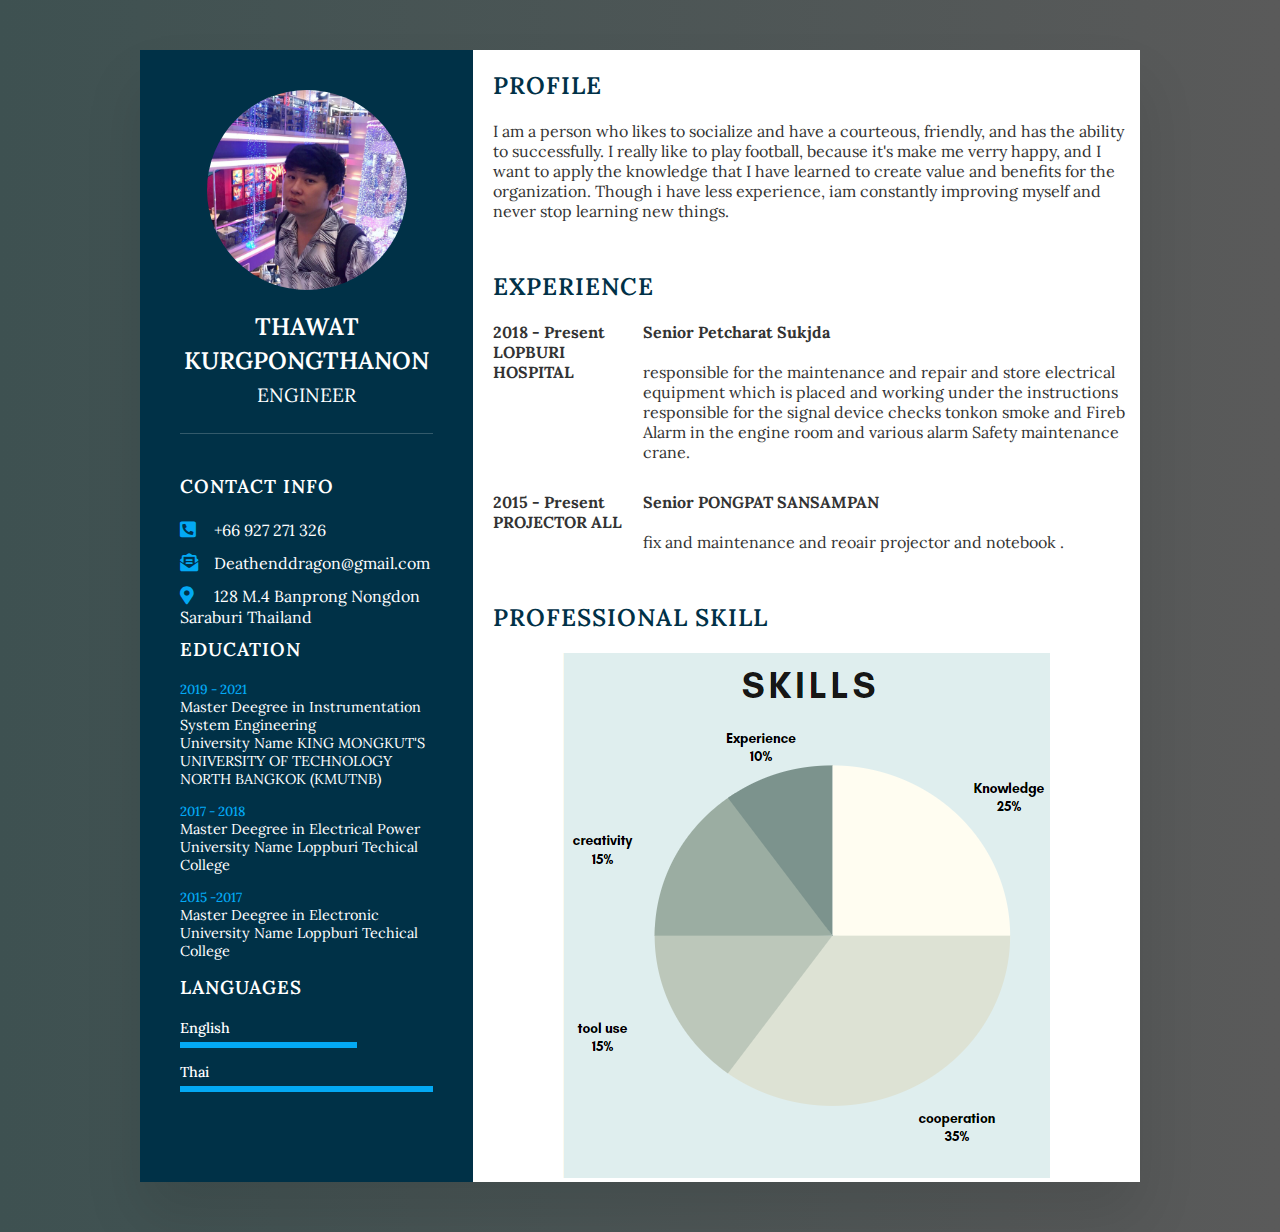
<file: NEW/index.html>
<!DOCTYPE html>
<html lang="en">
<head>
    <meta charset="UTF-8">
    <meta http-equiv="X-UA-Compatible" content="IE=edge">
    <meta name="viewport" content="width=device-width, initial-scale=1.0">
    <title>Resume</title>
<link rel="stylesheet" href="https://cdnjs.cloudflare.com/ajax/libs/font-awesome/5.15.4/css/all.min.css">
<link rel="stylesheet" href="style.css">

</head>
<body>
    
    <div class="container">
        <div class="left_side">
<div class="profiletext">
    <div class="imgBx">
        <img src="96757792_2691722911058965_8114494077543645184_n.jpg" >
    </div>
    <h2>Thawat Kurgpongthanon<br><span> engineer</span> </h2>
</div>
<div class="contactinfo">
    <h3 class="title">
        Contact Info

    </h3>
    <ul>
    
        <li>
            <span class="icon"><i class="fas fa-phone-square-alt"></i></span>
            <span class="text">+66 927 271 326</span>
        </li>        
        <li>
            <span class="icon"><i class="fas fa-envelope-open-text"></i></span>
            <span class="text">Deathenddragon@gmail.com</span>
        </li>        
        <li>
            <span class="icon"><i class="fas fa-map-marker-alt"></i></span>
            <span class="text">128 M.4 Banprong Nongdon Saraburi Thailand </span> 
            </li>
    </ul>
</div>



<div class=" education">
    <h3 class="title">Education</h3>
    <p>
    <p>
        <h5>2019 - 2021 </h5>
        <h4>Master Deegree in Instrumentation System Engineering</h4>
        <h4>University Name KING MONGKUT'S UNIVERSITY OF TECHNOLOGY NORTH BANGKOK (KMUTNB)  </h4>
        </p>

    <p>
                <h5>2017 - 2018 </h5>
                <h4>Master Deegree in Electrical Power</h4>
                <h4>University Name Loppburi Techical College  </h4>
        </p>

    <p>
                        <h5>2015 -2017 </h5>
                        <h4>Master Deegree in Electronic</h4>
                        <h4>University Name Loppburi Techical College </h4>
        </p>
    </p>
</div>

<div class="education languag">
    <h3 class="title">Languages</h3>
    <ul>
    <p> 
        <h6 class="text">English</h6>
        <span class="thai"></span>
        <div style="width: 90%;">
            
        </div>
    </p>   
     <p> 
        <h6 class="text" >Thai</h6>
        <span class="percent"></span>
    </p>
    </ul>
</div>



        </div>

        <div class="right_side">
            <div class="about">
                <br>
                <h2 class="title2" >Profile</h2>

                <p>
                    I am a person who likes to socialize and have a courteous, friendly, and has the ability to successfully. I really like to play football, 
                        because it's make me verry happy, and I want to apply the knowledge that I have learned to create value and benefits for the organization.
                            Though i have less experience, iam constantly improving myself and never stop learning new things.
                </p>
            </div>
            <div class="about">
                <h2 class="title2">Experience</h2>
                <div class="box">
                    <div class="Interm">
                       <b><p>2018 - Present</p></b>
                       <b><p>LOPBURI HOSPITAL</p></b>
                    </div>
                    <div class="text">
                        <b><p>Senior Petcharat Sukjda</p></b>
                        <br>
                        <p>responsible for the maintenance and repair and store electrical equipment which is placed  and working under the instructions responsible for the signal device checks tonkon smoke and Fireb<br> Alarm in the engine room and various alarm Safety maintenance crane.

                        </p>
                    </div>
                    <br>



                </div>
                <div class="box2">
                    <div class="Interm">
                        <b><p>2015 - Present</p></b>
                        <b><p>PROJECTOR ALL</p></b>
                     </div>
                     <div class="text">
                         <b><p>Senior PONGPAT SANSAMPAN</p></b>
                         <br>
                         <p>fix and maintenance and reoair projector and notebook .
 
                         </p>
                     </div>

                </div>
            </div>

            <div class="about_skill">
                <h2 class="title2">Professional Skill</h2>
                <center><img src="Capture1.PNG" ></center>
            </div>

        </div>
    </div>
</body>
</html>
</file>
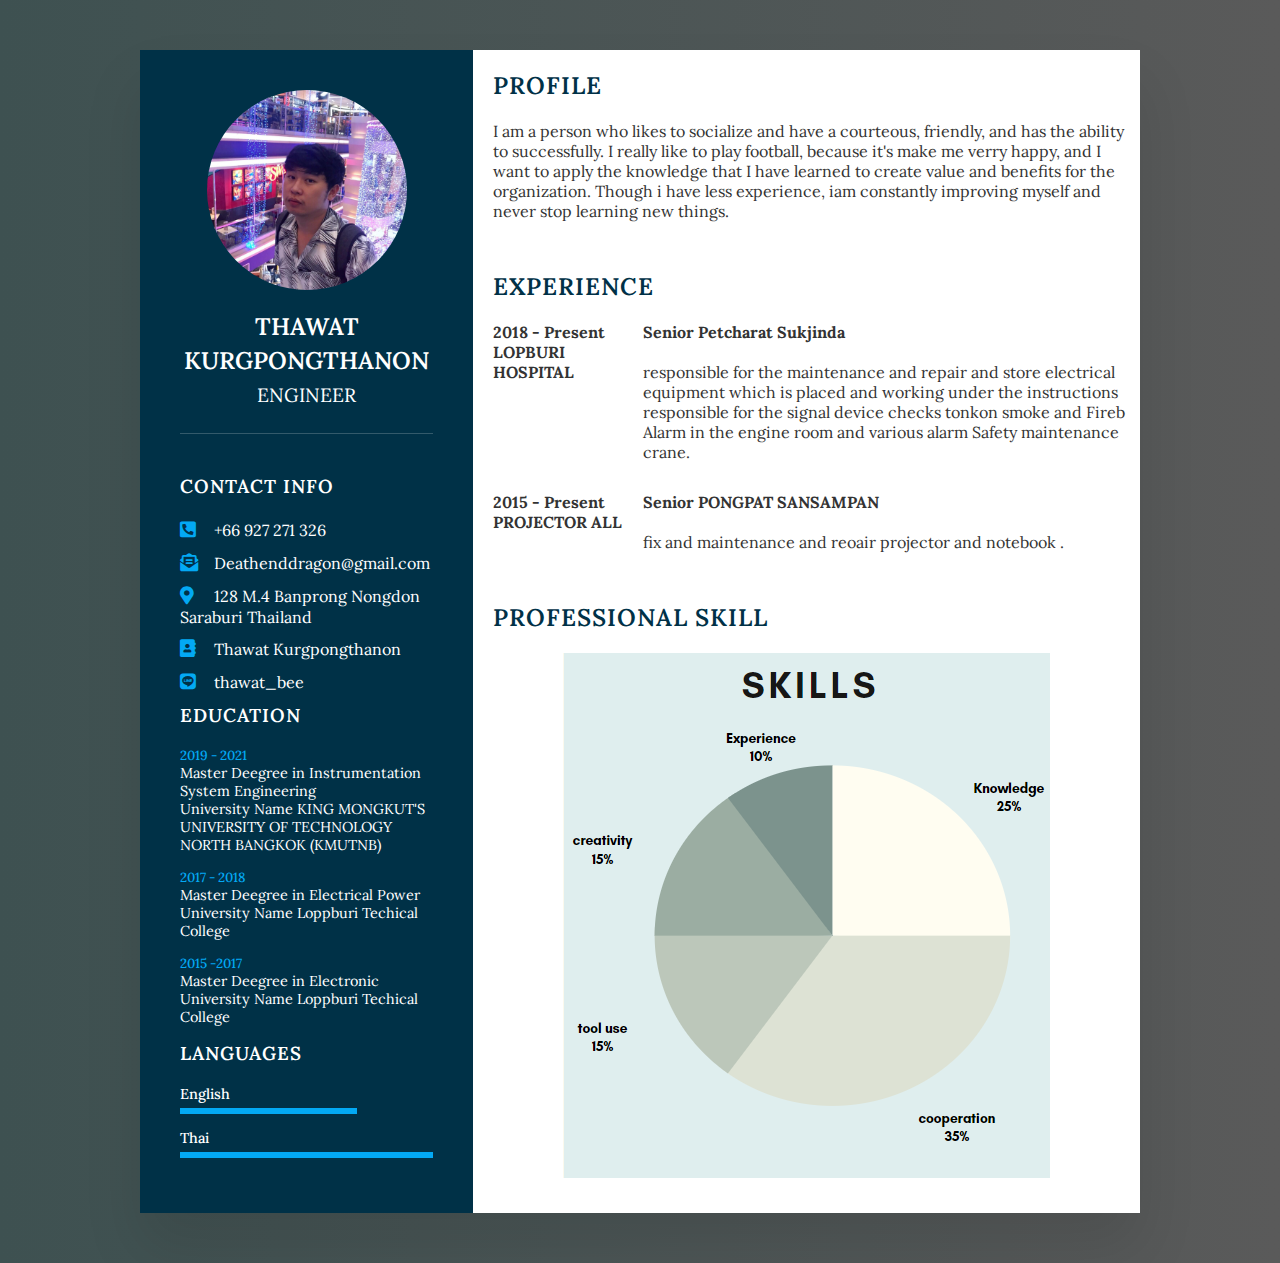
<file: EX2/NEW/index.html>
<!DOCTYPE html>
<html lang="en">
<head>
    <meta charset="UTF-8">
    <meta http-equiv="X-UA-Compatible" content="IE=edge">
    <meta name="viewport" content="width=device-width, initial-scale=1.0">
    <title>Resume</title>
<link rel="stylesheet" href="https://cdnjs.cloudflare.com/ajax/libs/font-awesome/5.15.4/css/all.min.css">
<link rel="stylesheet" href="style.css">

</head>
<body>
    <!-- IMG -->
    <div class="container">
        <div class="left_side">
<div class="profiletext">
    <div class="imgBx">
        <img src="96757792_2691722911058965_8114494077543645184_n.jpg" >
    </div>
    <h2>Thawat Kurgpongthanon<br><span> engineer</span> </h2>
</div>
<div class="contactinfo">
    <h3 class="title">
        Contact Info
<!-- CONTACT -->
    </h3>
    <ul>
    
        <li>
            <span class="icon"><i class="fas fa-phone-square-alt"></i></span>
            <span class="text">+66 927 271 326</span>
        </li>        
        <li>
            <span class="icon"><i class="fas fa-envelope-open-text"></i></span>
            <span class="text">Deathenddragon@gmail.com</span>
        </li>        
        <li>
            <span class="icon"><i class="fas fa-map-marker-alt"></i></span>
            <span class="text">128 M.4 Banprong Nongdon Saraburi Thailand </span> 
            </li>
            <li>
                <span class="icon"><i class="fas fa-address-book"></i></span>
                <span class="text" href="https://www.facebook.com/JirakitKummuang">Thawat Kurgpongthanon</span>
            </li>
            <li>
                <span class="icon"><i class="fab fa-line"></i></span>
                <span class="text">thawat_bee</span>
            </li>
    </ul>
</div>


<!-- EDUCATION -->
<div class=" education">
    <h3 class="title">Education</h3>
    <p>
    <p>
        <h5>2019 - 2021 </h5>
        <h4>Master Deegree in Instrumentation System Engineering</h4>
        <h4>University Name KING MONGKUT'S UNIVERSITY OF TECHNOLOGY NORTH BANGKOK (KMUTNB)  </h4>
        </p>

    <p>
                <h5>2017 - 2018 </h5>
                <h4>Master Deegree in Electrical Power</h4>
                <h4>University Name Loppburi Techical College  </h4>
        </p>

    <p>
                        <h5>2015 -2017 </h5>
                        <h4>Master Deegree in Electronic</h4>
                        <h4>University Name Loppburi Techical College </h4>
        </p>
    </p>
</div>
<!-- Language -->
<div class="education languag">
    <h3 class="title">Languages</h3>
    <ul>
    <p> 
        <h6 class="text">English</h6>
        <span class="thai"></span>
        <div style="width: 90%;">
            
        </div>
    </p>   
     <p> 
        <h6 class="text" >Thai</h6>
        <span class="percent"></span>
    </p>
    </ul>
</div>


<!-- PROFILE  -->
        </div>

        <div class="right_side">
            <div class="about">
                <br>
                <h2 class="title2" >Profile</h2>

                <p>
                    I am a person who likes to socialize and have a courteous, friendly, and has the ability to successfully. I really like to play football, 
                        because it's make me verry happy, and I want to apply the knowledge that I have learned to create value and benefits for the organization.
                            Though i have less experience, iam constantly improving myself and never stop learning new things.
                </p>
            </div>
            <div class="about">
                <h2 class="title2">Experience</h2>
                <div class="box">
                    <div class="Interm">
                       <b><p>2018 - Present</p></b>
                       <b><p>LOPBURI HOSPITAL</p></b>
                    </div>
                    <div class="text">
                        <b><p>Senior Petcharat Sukjinda</p></b>
                        <br>
                        <p>responsible for the maintenance and repair and store electrical equipment which is placed  and working under the instructions responsible for the signal device checks tonkon smoke and Fireb<br> Alarm in the engine room and various alarm Safety maintenance crane.

                        </p>
                    </div>
                    <br>

                <!-- INTERM -->
                </div>
                <div class="box2">
                    <div class="Interm">
                        <b><p>2015 - Present</p></b>
                        <b><p>PROJECTOR ALL</p></b>
                     </div>
                     <div class="text">
                         <b><p>Senior PONGPAT SANSAMPAN</p></b>
                         <br>
                         <p>fix and maintenance and reoair projector and notebook .
 
                         </p>
                     </div>

                </div>
            </div>
            <!-- SKILL -->
            <div class="about_skill">
                <h2 class="title2">Professional Skill</h2>
                <center><img src="Capture1.PNG" ></center>
            </div>

        </div>
    </div>
</body>
</html>
</file>
<file: NEW/style.css>
@import url('https://fonts.googleapis.com/css2?family=Lora:wght@400;500;600;700&display=swap');
*
    {
        margin: 0;
        padding: 0;
        box-sizing: border-box;
        font-family: 'Lora', sans-serif;
    }
    body{
        background: linear-gradient(90deg,#3E5151,rgb(90, 90, 90));
        font-family: 'Lora', sans-serif;
        display: flex;
        justify-content: center;
        align-items: center;
        min-height: 100vh;
    }
    .container{
        position: relative;
        width: 100%;
        max-width: 1000px;
        min-height: 1000px;
        background: #fff;
        margin: 50px;
        display: grid;
        grid-template-columns: 1fr 2fr;
        box-shadow: 0 35px 55px rgba(0,0,0,0.1);


    }
    .container .left_side{
        position: relative;
        background: #003147;
        padding: 40px;
    } 
    .profiletext{
        font-family: 'Lora', sans-serif;

        position: relative;
        display: flex;
        flex-direction: column;
        align-items: center;
        padding-bottom: 20px;
        border-bottom: 1px solid rgba(255,255,255,0.2);

    }
    .profiletext .imgBx{

        position: relative;
        width: 200px;
        height: 200px;
        border-radius: 50%;
        overflow: hidden;
    }
    .profiletext .imgBx img{
        position: absolute;
        top: 0;
        left: 0;
        width: 100%;
        height: 100%;
        object-fit: cover;

    }
    .profiletext h2{
        color: #fff;
        font-size: 1.5em;
        margin-top: 20px;
        text-transform: uppercase;
        text-align: center;
        font-weight: 600;
        line-height: 1.4em;


    }
    .profiletext h2 span{
        font-size: 0.8em;
        font-weight: 300;




    }

    .contactinfo{
        padding-top: 40px;
    }
    .title{
        color: #fff;
        text-transform: uppercase;
        font-weight: 600;
        letter-spacing: 1px;
        margin-bottom: 20px;
    }
    .contactinfo ul{
        position: relative;
    }
    .contactinfo ul li{
        position: relative;
        list-style: none;
        margin: 10px 0;
        cursor: pointer;

    }
    .contactinfo ul li .icon{
        display: inline-block;
        width: 30px;
        font-size: 18px;
        color: #03a9f4;


    }
    .contactinfo ul li span{
        color: #fff;
        font-weight: 300;
    }
    .education p
    {
        
        margin-bottom: 15px;

    }
    .education h5
    {
        
        
        color:#03a9f4;
        font-weight: 500;
        
    }
    .education h4:nth-child(2)
    {
        color: #fff;
        font-weight: 500;
    }
    .education h4
    {
        color: #fff;
        font-weight: 300;
        font-size: 90%;
    }
    .education h6
    {
        position: relative;
        color: #fff;
        font-weight: 500;
        font-size: 90%;

        
    }
    .education .language ul{
        margin-bottom: 15px;
        color: #fff;
        font-weight: 500;
        
    }

    .languag .percent{
        
        background:#03a9f4;
        width: 100%;
        display: block;
        height: 6px;
        margin-top: 5px;
        
    }
    .languag .thai{
        
        background:#03a9f4;
        width: 70%;
        display: block;
        height: 6px;
        margin-top: 5px;
        
    }

    

    

    .container .rightside{
        position: relative;
        background: #fff;
    }


    .title2{
        font-family: 'Lora', sans-serif;
        color: #003147;
        text-transform: uppercase;
        font-weight: 600;
        letter-spacing: 1px;
        margin-bottom: 20px;
        margin-left: 20px;
    }
    .about{
        margin-bottom: 50px;
    }
    .about :last-child{
        margin-bottom: 0;

    }
    .about  p{
    font-family: 'Lora', sans-serif;
    color: #333;

    margin-left: 20px;
    }
.about .box{
    display: flex;
    flex-direction: row ;
    margin: 20px 0;

}
.about .box2{
    display: flex;
    flex-direction: row ;
    margin: 30px 0;
}
.about .box .Interm{

    min-width: 150px;
}
.about .box2 .Interm{

    min-width: 150px;
}

@media (max-width: 1000px)
{
    .container{
        margin: 10px;
        grid-template-columns: repeat(1,1fr);
    }


}
</file>
<file: EX2/NEW/style.css>
@import url('https://fonts.googleapis.com/css2?family=Lora:wght@400;500;600;700&display=swap');
*
    {
        margin: 0;
        padding: 0;
        box-sizing: border-box;
        font-family: 'Lora', sans-serif;
    }
    body{
        background: linear-gradient(90deg,#3E5151,rgb(90, 90, 90));
        font-family: 'Lora', sans-serif;
        display: flex;
        justify-content: center;
        align-items: center;
        min-height: 100vh;
    }
    .container{
        position: relative;
        width: 100%;
        max-width: 1000px;
        min-height: 1000px;
        background: #fff;
        margin: 50px;
        display: grid;
        grid-template-columns: 1fr 2fr;
        box-shadow: 0 35px 55px rgba(0,0,0,0.1);


    }
    .container .left_side{
        position: relative;
        background: #003147;
        padding: 40px;
    } 
    .profiletext{
        font-family: 'Lora', sans-serif;

        position: relative;
        display: flex;
        flex-direction: column;
        align-items: center;
        padding-bottom: 20px;
        border-bottom: 1px solid rgba(255,255,255,0.2);

    }
    .profiletext .imgBx{

        position: relative;
        width: 200px;
        height: 200px;
        border-radius: 50%;
        overflow: hidden;
    }
    .profiletext .imgBx img{
        position: absolute;
        top: 0;
        left: 0;
        width: 100%;
        height: 100%;
        object-fit: cover;

    }
    .profiletext h2{
        color: #fff;
        font-size: 1.5em;
        margin-top: 20px;
        text-transform: uppercase;
        text-align: center;
        font-weight: 600;
        line-height: 1.4em;


    }
    .profiletext h2 span{
        font-size: 0.8em;
        font-weight: 300;




    }

    .contactinfo{
        padding-top: 40px;
    }
    .title{
        color: #fff;
        text-transform: uppercase;
        font-weight: 600;
        letter-spacing: 1px;
        margin-bottom: 20px;
    }
    .contactinfo ul{
        position: relative;
    }
    .contactinfo ul li{
        position: relative;
        list-style: none;
        margin: 10px 0;
        /* cursor: pointer; */
    }
    .contactinfo ul li .icon{
        display: inline-block;
        width: 30px;
        font-size: 18px;
        color: #03a9f4;
        /* cursor: pointer; */


    }
    .contactinfo ul li span{
        color: #fff;
        font-weight: 300;
    }
    .education p
    {
        
        margin-bottom: 15px;

    }
    .education h5
    {
        
        
        color:#03a9f4;
        font-weight: 500;
        
    }
    .education h4:nth-child(2)
    {
        color: #fff;
        font-weight: 500;
    }
    .education h4
    {
        color: #fff;
        font-weight: 300;
        font-size: 90%;
    }
    .education h6
    {
        position: relative;
        color: #fff;
        font-weight: 500;
        font-size: 90%;

        
    }
    .education .language ul{
        margin-bottom: 15px;
        color: #fff;
        font-weight: 500;
        
    }

    .languag .percent{
        
        background:#03a9f4;
        width: 100%;
        display: block;
        height: 6px;
        margin-top: 5px;
        
    }
    .languag .thai{
        
        background:#03a9f4;
        width: 70%;
        display: block;
        height: 6px;
        margin-top: 5px;
        
    }

    

    

    .container .rightside{
        position: relative;
        background: #fff;
    }


    .title2{
        font-family: 'Lora', sans-serif;
        color: #003147;
        text-transform: uppercase;
        font-weight: 600;
        letter-spacing: 1px;
        margin-bottom: 20px;
        margin-left: 20px;
    }
    .about{
        margin-bottom: 50px;
    }
    .about :last-child{
        margin-bottom: 0;

    }
    .about  p{
    font-family: 'Lora', sans-serif;
    color: #333;

    margin-left: 20px;
    }
.about .box{
    display: flex;
    flex-direction: row ;
    margin: 20px 0;

}
.about .box2{
    display: flex;
    flex-direction: row ;
    margin: 30px 0;
}
.about .box .Interm{

    min-width: 150px;
}
.about .box2 .Interm{

    min-width: 150px;
}

@media (max-width: 1000px)
{
    .container{
        margin: 10px;
        grid-template-columns: repeat(1,1fr);
    }


}
</file>
